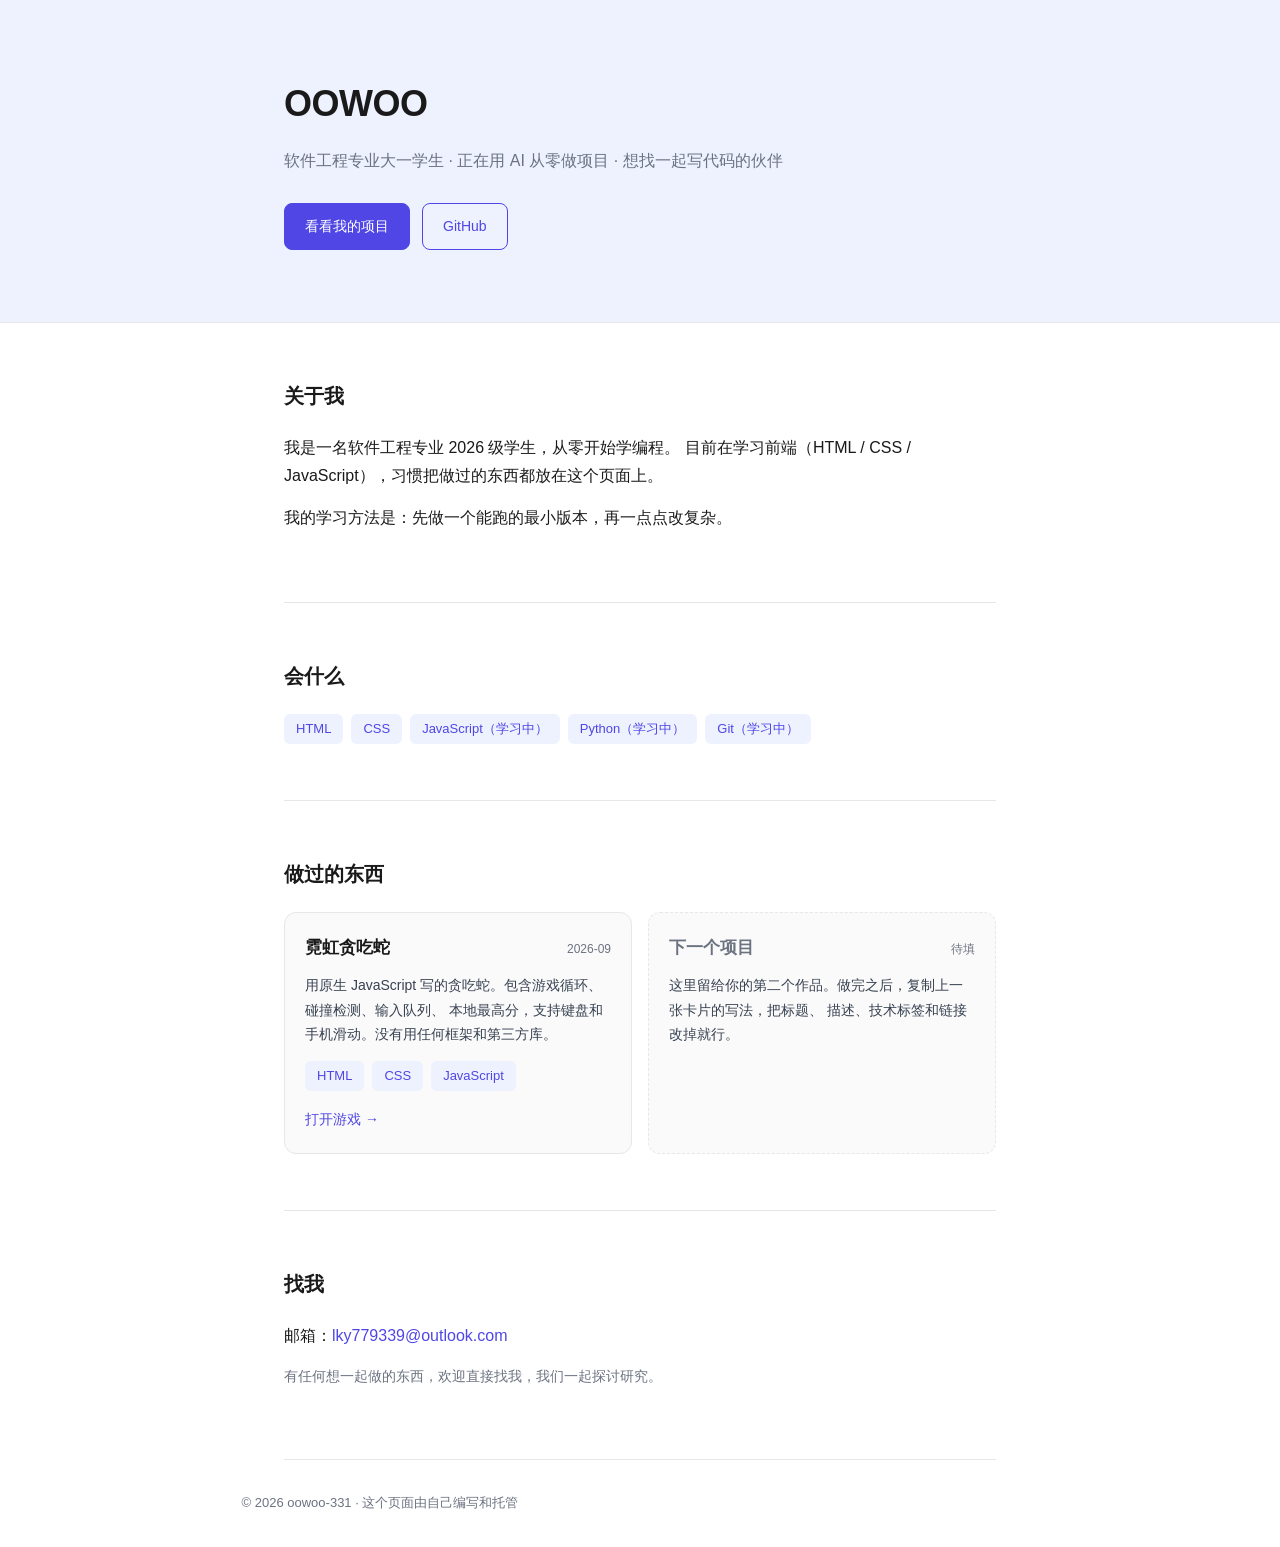
<file: index.html>
<!DOCTYPE html>
<html lang="zh-CN">
<head>
  <meta charset="UTF-8">
  <meta name="viewport" content="width=device-width, initial-scale=1.0">
  <title>OOWOO · 个人主页</title>
  <link rel="stylesheet" href="style.css">
</head>
<body>

  <!-- ===== 1. 头部：第一眼看到的东西 ===== -->
  <header class="hero">
    <div class="hero-inner">
      <!-- TODO: 把「你的名字」改成你自己的名字或网名 -->
      <h1>OOWOO</h1>

      <!-- TODO: 一句话介绍自己。公式：身份 + 正在做什么 + 想找什么 -->
      <p class="tagline">软件工程专业大一学生 · 正在用 AI 从零做项目 · 想找一起写代码的伙伴</p>

      <div class="hero-btns">
        <a class="btn primary" href="#projects">看看我的项目</a>
        <!-- TODO: 把 href 改成你的 GitHub 主页地址，比如 https://github.com/yourname -->
        <a class="btn" href="https://github.com/oowoo-331" target="_blank" rel="noopener">GitHub</a>
      </div>
    </div>
  </header>

  <main>

    <!-- ===== 2. 关于我 ===== -->
    <section id="about">
      <h2>关于我</h2>
      <!-- TODO: 改成你自己的话。三段式最好用：现在在做什么 / 怎么学 / 想做什么 -->
      <p>
        我是一名软件工程专业 2026 级学生，从零开始学编程。
        目前在学习前端（HTML / CSS / JavaScript），习惯把做过的东西都放在这个页面上。
      </p>
      <p>
        我的学习方法是：先做一个能跑的最小版本，再一点点改复杂。
      </p>
    </section>

    <!-- ===== 3. 技能标签 ===== -->
    <section id="skills">
      <h2>会什么</h2>
      <div class="tags">
        <!-- TODO: 换成你真实会的。会一点就写「xx（学习中）」，别装 -->
        <span class="tag">HTML</span>
        <span class="tag">CSS</span>
        <span class="tag">JavaScript（学习中）</span>
        <span class="tag">Python（学习中）</span>
        <span class="tag">Git（学习中）</span>
      </div>
    </section>

    <!-- ===== 4. 项目卡片 ===== -->
    <section id="projects">
      <h2>做过的东西</h2>
      <div class="cards">

        <!-- 项目卡片：复制这个 <article> 就能加新项目 -->
        <article class="card">
          <div class="card-head">
            <h3>霓虹贪吃蛇</h3>
            <span class="badge">2026-09</span>
          </div>
          <p class="card-desc">
            用原生 JavaScript 写的贪吃蛇。包含游戏循环、碰撞检测、输入队列、
            本地最高分，支持键盘和手机滑动。没有用任何框架和第三方库。
          </p>
          <div class="tags small">
            <span class="tag">HTML</span>
            <span class="tag">CSS</span>
            <span class="tag">JavaScript</span>
          </div>
          <!-- 链接指向同仓库里的 snake-game 文件夹 -->
          <a class="card-link" href="./snake-game/index.html" target="_blank" rel="noopener">打开游戏 →</a>
        </article>

        <!-- TODO: 做完下一个项目后，复制上面整块 <article>，改内容即可 -->
        <article class="card placeholder">
          <div class="card-head">
            <h3>下一个项目</h3>
            <span class="badge">待填</span>
          </div>
          <p class="card-desc">
            这里留给你的第二个作品。做完之后，复制上一张卡片的写法，把标题、
            描述、技术标签和链接改掉就行。
          </p>
        </article>

      </div>
    </section>

    <!-- ===== 5. 联系 ===== -->
    <section id="contact">
      <h2>找我</h2>
      <p>
        <!-- TODO: 换成你的邮箱 -->
        邮箱：<a href="mailto:your@email.com">lky779339@outlook.com</a>
      </p>
      <p class="muted">有任何想一起做的东西，欢迎直接找我，我们一起探讨研究。</p>
    </section>

  </main>

  <footer>
    <!-- TODO: 改成你的名字和年份 -->
    <p>© 2026 oowoo-331 · 这个页面由自己编写和托管</p>
  </footer>

</body>
</html>
</file>
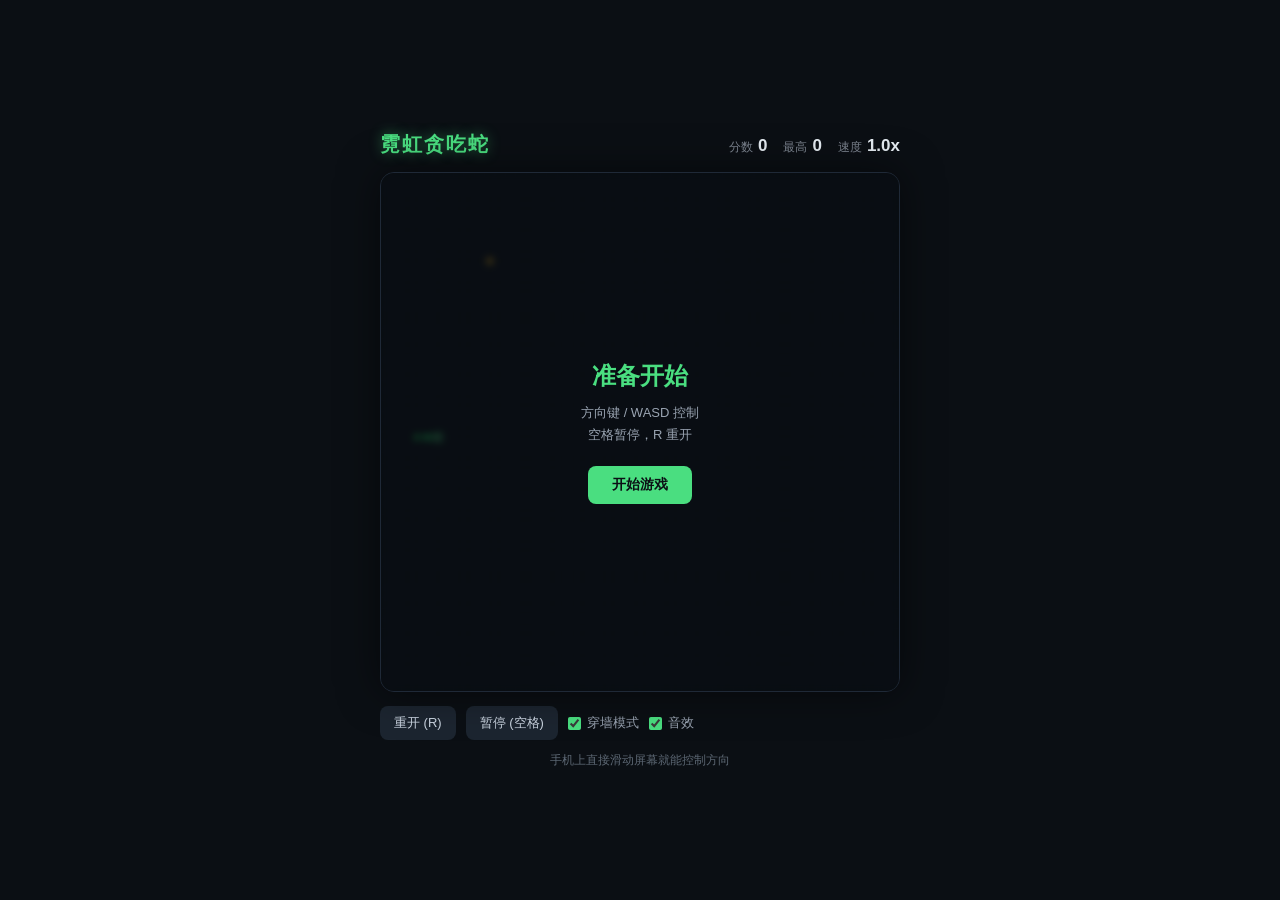
<file: snake-game/index.html>
<!DOCTYPE html>
<html lang="zh-CN">
<head>
  <meta charset="UTF-8">
  <meta name="viewport" content="width=device-width, initial-scale=1.0, maximum-scale=1.0, user-scalable=no">
  <title>霓虹贪吃蛇</title>
  <link rel="stylesheet" href="style.css">
</head>
<body>
  <div class="wrap">
    <header>
      <h1>霓虹贪吃蛇</h1>
      <div class="hud">
        <div class="stat"><span class="label">分数</span><b id="score">0</b></div>
        <div class="stat"><span class="label">最高</span><b id="best">0</b></div>
        <div class="stat"><span class="label">速度</span><b id="speed">1.0x</b></div>
      </div>
    </header>

    <div class="stage">
      <canvas id="board" width="480" height="480"></canvas>
      <div class="overlay" id="overlay">
        <div class="panel">
          <h2 id="ov-title">准备开始</h2>
          <p id="ov-text">方向键 / WASD 控制，空格暂停</p>
          <button id="ov-btn">开始游戏</button>
        </div>
      </div>
    </div>

    <div class="toolbar">
      <button id="btn-restart">重开 (R)</button>
      <button id="btn-pause">暂停 (空格)</button>
      <label class="switch"><input type="checkbox" id="chk-wall" checked> 穿墙模式</label>
      <label class="switch"><input type="checkbox" id="chk-sound" checked> 音效</label>
    </div>

    <p class="hint">手机上直接滑动屏幕就能控制方向</p>
  </div>

  <script src="game.js"></script>
</body>
</html>
</file>
<file: style.css>
/* =========================================================
   个人主页样式
   ---------------------------------------------------------
   想改外观，改下面【配色变量】就够了，不用动后面的代码
   ========================================================= */

/* ===== 配色变量：改这里 ===== */
:root {
  --bg: #ffffff;          /* 页面背景 */
  --text: #1a1a1a;        /* 正文文字 */
  --muted: #6b7280;       /* 次要文字（灰色） */
  --accent: #4f46e5;      /* 主色：按钮、链接  ← 想换风格改这个 */
  --accent-soft: #eef2ff; /* 主色的浅版：标签背景 */
  --border: #e5e7eb;      /* 边框 */
  --card: #fafafa;        /* 卡片背景 */
}

/* ===== 全局 ===== */
* { box-sizing: border-box; }

body {
  margin: 0;
  background: var(--bg);
  color: var(--text);
  /* 中文字体放前面，不然中文会丑 */
  font-family: "PingFang SC", "Microsoft YaHei", "Helvetica Neue", Arial, sans-serif;
  line-height: 1.75;
}

a { color: var(--accent); text-decoration: none; }
a:hover { text-decoration: underline; }

/* 内容居中，两侧留白 */
main, .hero-inner, footer > p {
  max-width: 760px;
  margin: 0 auto;
  padding: 0 24px;
}

/* ===== 头部 ===== */
.hero {
  background: var(--accent-soft);
  border-bottom: 1px solid var(--border);
  padding: 72px 0;
}

.hero h1 {
  margin: 0 0 12px;
  font-size: 36px;
  letter-spacing: -0.5px;
}

.tagline {
  margin: 0 0 28px;
  color: var(--muted);
  font-size: 16px;
}

.hero-btns { display: flex; gap: 12px; flex-wrap: wrap; }

.btn {
  display: inline-block;
  padding: 10px 20px;
  border: 1px solid var(--accent);
  border-radius: 8px;
  font-size: 14px;
  color: var(--accent);
  background: transparent;
}
.btn:hover { text-decoration: none; background: rgba(79, 70, 229, 0.06); }

.btn.primary {
  background: var(--accent);
  color: #fff;
}
.btn.primary:hover { background: #4338ca; color: #fff; }

/* ===== 区块 ===== */
section { padding: 56px 0; border-bottom: 1px solid var(--border); }

h2 {
  margin: 0 0 20px;
  font-size: 20px;
  font-weight: 600;
}

p { margin: 0 0 14px; }
.muted { color: var(--muted); font-size: 14px; }

/* ===== 技能标签 ===== */
.tags { display: flex; flex-wrap: wrap; gap: 8px; }
.tags.small { margin: 14px 0; }

.tag {
  background: var(--accent-soft);
  color: var(--accent);
  border-radius: 6px;
  padding: 4px 12px;
  font-size: 13px;
}

/* ===== 项目卡片 ===== */
.cards {
  display: grid;
  /* 自动换行：屏幕宽就两列，手机上一列 */
  grid-template-columns: repeat(auto-fill, minmax(300px, 1fr));
  gap: 16px;
}

.card {
  background: var(--card);
  border: 1px solid var(--border);
  border-radius: 12px;
  padding: 20px;
}

.card.placeholder { border-style: dashed; color: var(--muted); }
.card.placeholder h3 { color: var(--muted); }

.card-head {
  display: flex;
  justify-content: space-between;
  align-items: baseline;
  gap: 12px;
}

.card h3 { margin: 0; font-size: 17px; font-weight: 600; }

.badge { color: var(--muted); font-size: 12px; white-space: nowrap; }

.card-desc {
  margin: 10px 0 0;
  font-size: 14px;
  color: #374151;
}

.card-link { font-size: 14px; font-weight: 500; }

/* ===== 页脚 ===== */
footer { padding: 32px 0; }
footer p { color: var(--muted); font-size: 13px; text-align: center; margin: 0; }

/* ===== 手机适配 ===== */
@media (max-width: 600px) {
  .hero { padding: 48px 0; }
  .hero h1 { font-size: 28px; }
  section { padding: 40px 0; }
}
</file>
<file: snake-game/style.css>
/* ===== 基础 ===== */
* { box-sizing: border-box; margin: 0; padding: 0; }

body {
  min-height: 100vh;
  display: flex;
  align-items: center;
  justify-content: center;
  background: #0b0f14;
  color: #e6edf3;
  font-family: -apple-system, "Segoe UI", "Microsoft YaHei", sans-serif;
  padding: 20px;
}

.wrap { width: 100%; max-width: 520px; }

/* ===== 头部 ===== */
header {
  display: flex;
  align-items: baseline;
  justify-content: space-between;
  flex-wrap: wrap;
  gap: 10px;
  margin-bottom: 14px;
}

h1 {
  font-size: 20px;
  font-weight: 600;
  letter-spacing: 2px;
  color: #4ade80;
  text-shadow: 0 0 14px rgba(74, 222, 128, 0.45);
}

.hud { display: flex; gap: 16px; }

.stat { display: flex; align-items: baseline; gap: 5px; }
.stat .label { font-size: 12px; color: #7d8590; }
.stat b { font-size: 17px; font-variant-numeric: tabular-nums; }

/* ===== 棋盘 ===== */
.stage {
  position: relative;
  border-radius: 14px;
  overflow: hidden;
  background: #111820;
  border: 1px solid #1f2937;
  box-shadow: 0 0 40px rgba(0, 0, 0, 0.5);
}

canvas {
  display: block;
  width: 100%;
  height: auto;
}

/* ===== 覆盖层（开始/暂停/结束） ===== */
.overlay {
  position: absolute;
  inset: 0;
  display: flex;
  align-items: center;
  justify-content: center;
  background: rgba(8, 12, 17, 0.82);
  backdrop-filter: blur(3px);
  transition: opacity 0.18s;
}

.overlay.hidden { opacity: 0; pointer-events: none; }

.panel { text-align: center; padding: 24px; }

.panel h2 {
  font-size: 24px;
  font-weight: 600;
  margin-bottom: 10px;
  color: #4ade80;
}

.panel p { font-size: 13px; color: #9aa4b2; margin-bottom: 20px; line-height: 1.7; }

.panel button,
.toolbar button {
  font-family: inherit;
  font-size: 14px;
  color: #0b0f14;
  background: #4ade80;
  border: none;
  border-radius: 8px;
  padding: 10px 24px;
  cursor: pointer;
  font-weight: 600;
  transition: transform 0.12s, box-shadow 0.12s;
}

.panel button:hover,
.toolbar button:hover {
  transform: translateY(-1px);
  box-shadow: 0 4px 16px rgba(74, 222, 128, 0.35);
}

.panel button:active,
.toolbar button:active { transform: translateY(0); }

/* ===== 工具栏 ===== */
.toolbar {
  display: flex;
  align-items: center;
  flex-wrap: wrap;
  gap: 10px;
  margin-top: 14px;
}

.toolbar button {
  background: #1c2530;
  color: #cbd5e1;
  font-weight: 500;
  padding: 8px 14px;
  font-size: 13px;
}

.toolbar button:hover { background: #243040; box-shadow: none; }

.switch {
  display: flex;
  align-items: center;
  gap: 6px;
  font-size: 13px;
  color: #9aa4b2;
  cursor: pointer;
  user-select: none;
}

.switch input { accent-color: #4ade80; cursor: pointer; }

.hint {
  margin-top: 12px;
  font-size: 12px;
  color: #5c6773;
  text-align: center;
}
</file>
